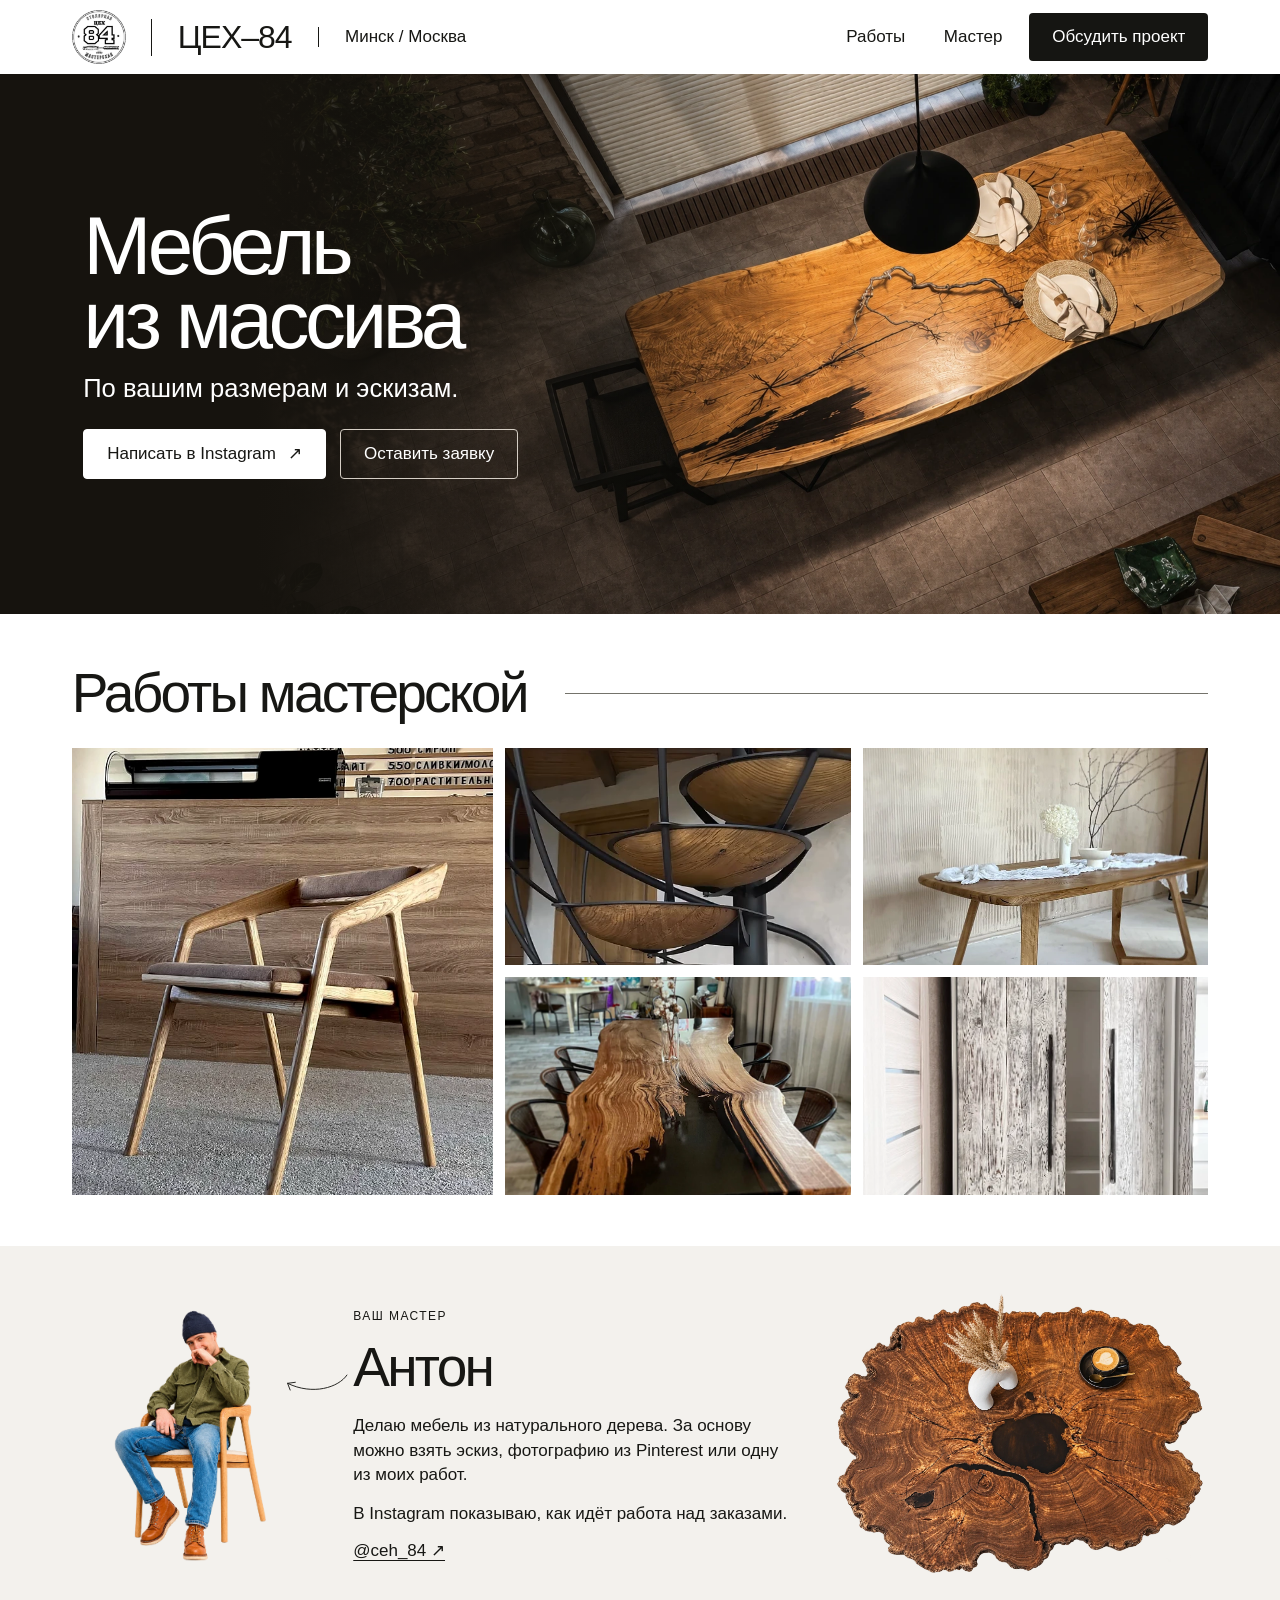
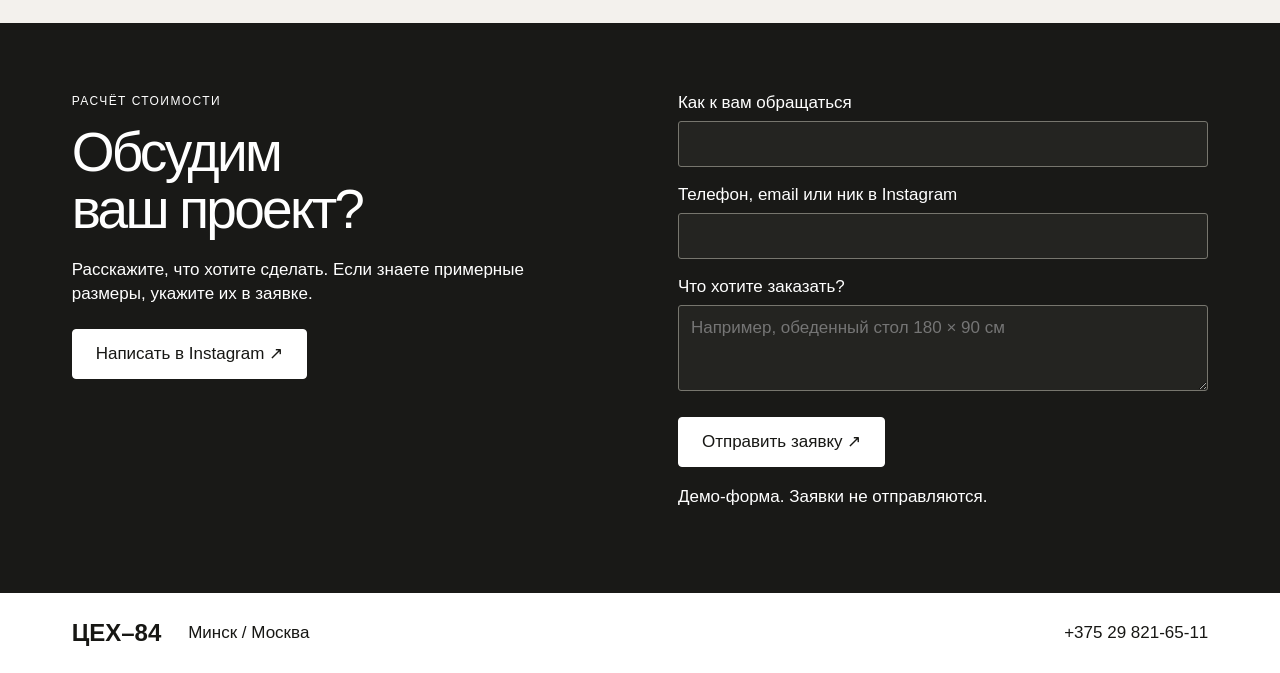
<file: index.html>
<!doctype html>
<html lang="ru"><meta charset="utf-8"><meta name="viewport" content="width=device-width,initial-scale=1"><title>ЦЕХ-84 — мебель из массива на заказ</title><meta name="description" content="Столярная мастерская Антона. Мебель и лестницы по вашим размерам. Минск и Москва."><base href="./public/"><link rel="icon" href="./img/logo.png"><link rel="stylesheet" href="./style.css"><body>
<header><a class="brand" href="#top"><img src="./img/logo.png" alt=""><strong>ЦЕХ–84</strong></a><span class="cities">Минск / Москва</span><nav><a href="#works">Работы</a><a href="#master">Мастер</a></nav><a class="black header-cta" href="#request">Обсудить проект</a></header>
<main id="top"><section class="hero"><div class="hero-photo"></div><div class="hero-copy"><h1>Мебель<br>из массива</h1><p>По вашим размерам и эскизам.</p><div class="actions"><a class="white" href="https://ig.me/m/ceh_84" target="_blank" rel="noopener">Написать в Instagram <span>↗</span></a><a class="outline" href="#request">Оставить заявку</a></div></div></section>
<section id="works" class="section"><h2>Работы мастерской</h2><div id="gallery"></div></section>
<section id="master" class="section master"><img class="master-portrait" src="./img/anton.webp" alt="Антон сидит в деревянном кресле" loading="lazy"><div class="master-name"><p class="small">Ваш мастер</p><h2>Антон</h2><svg class="master-arrow" viewBox="0 0 124 40" fill="none" stroke="currentColor" stroke-width="1.8" stroke-linecap="round" stroke-linejoin="round" aria-hidden="true"><path d="M120 4 C104 28 54 44 5 20 M10 33 L5 20 L20 18"/></svg></div><div class="master-story"><p>Делаю мебель из натурального дерева. За основу можно взять эскиз, фотографию из Pinterest или одну из моих работ.</p><p>В Instagram показываю, как идёт работа над заказами.</p><a href="https://www.instagram.com/ceh_84/" target="_blank" rel="noopener">@ceh_84 ↗</a></div><figure class="master-detail"><img src="./img/slab-cutout.webp" alt="Рисунок годовых колец и естественная кромка журнального стола" loading="lazy"></figure></section>
<section id="request" class="section request"><div><p class="small">Расчёт стоимости</p><h2>Обсудим<br>ваш проект?</h2><p>Расскажите, что хотите сделать. Если знаете примерные размеры, укажите их в заявке.</p><a class="white" href="https://ig.me/m/ceh_84" target="_blank" rel="noopener">Написать в Instagram ↗</a></div><form><label>Как к вам обращаться<input required name="name" autocomplete="name" maxlength="100"></label><label>Телефон, email или ник в Instagram<input required name="contact" maxlength="200"></label><label>Что хотите заказать?<textarea required name="project" rows="3" maxlength="3000" placeholder="Например, обеденный стол 180 × 90 см"></textarea></label><button class="white">Отправить заявку ↗</button><p role="status" id="status">Демо-форма. Заявки не отправляются.</p></form></section></main>
<footer><b>ЦЕХ–84</b><span>Минск / Москва</span><a href="tel:+375298216511">+375 29 821-65-11</a></footer>
<dialog aria-label="Просмотр работы"><button id="close" aria-label="Закрыть">×</button><img id="large" alt=""></dialog><script>const works = [
  ['armchair', 'Кресло с мягким сиденьем'],
  ['spiral-stairs', 'Винтовая лестница'],
  ['table', 'Стол на фигурных опорах'],
  ['river-table', 'Стол-река'],
  ['cabinet', 'Шкаф с фактурными фасадами']
];
const gallery = document.querySelector('#gallery');
const dialog = document.querySelector('dialog');
const large = document.querySelector('#large');

for (const [slug, title] of works) {
  const tile = document.createElement('button');
  const photo = new Image();
  tile.className = 'tile';
  photo.src = './img/' + slug + '.webp';
  photo.alt = title;
  photo.loading = 'lazy';
  tile.append(photo);
  gallery.append(tile);
  tile.onclick = () => {
    large.src = photo.src;
    large.alt = title;
    dialog.showModal();
  };
}
document.querySelector('#close').onclick=()=>dialog.close();
dialog.onclick=e=>{if(e.target===dialog) dialog.close()};
document.querySelector('form').onsubmit = event => { event.preventDefault(); document.querySelector('#status').textContent = 'Демо-форма. Заявки не отправляются.'; };</script></body></html>
</file>
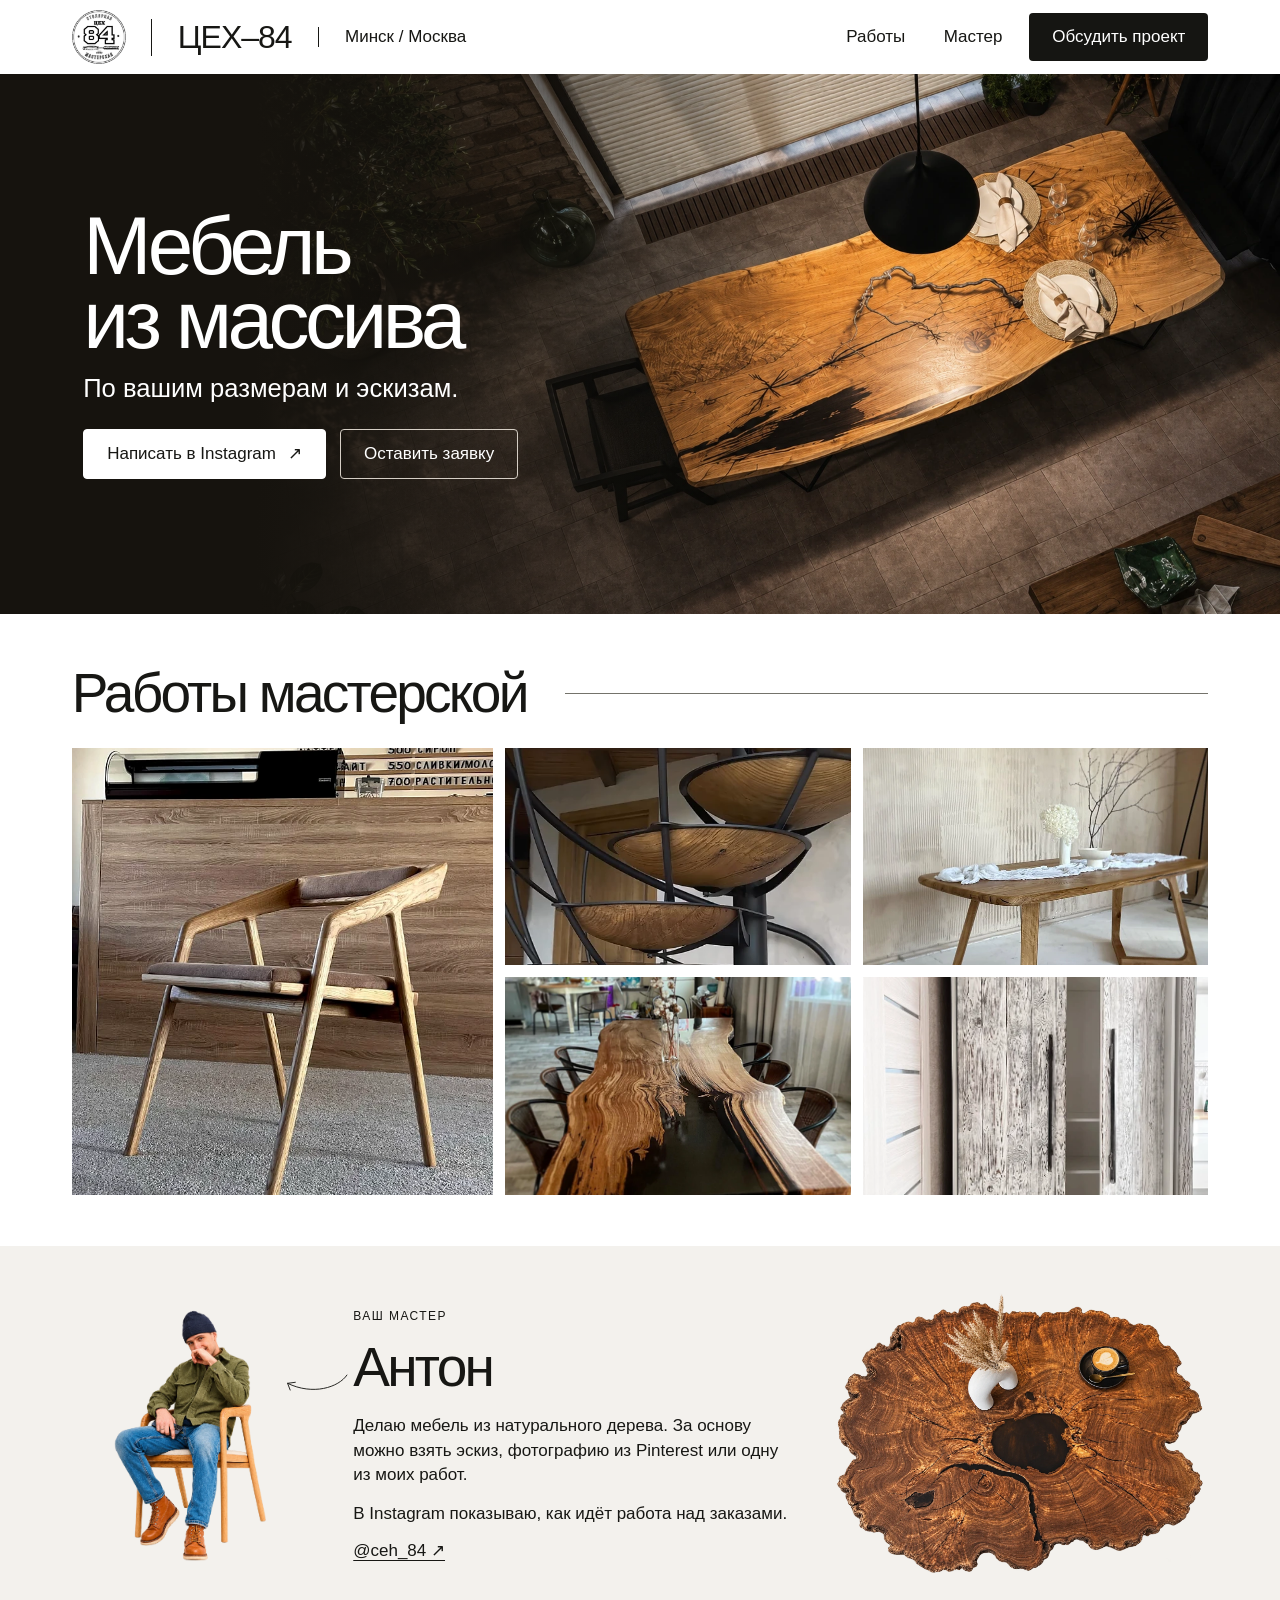
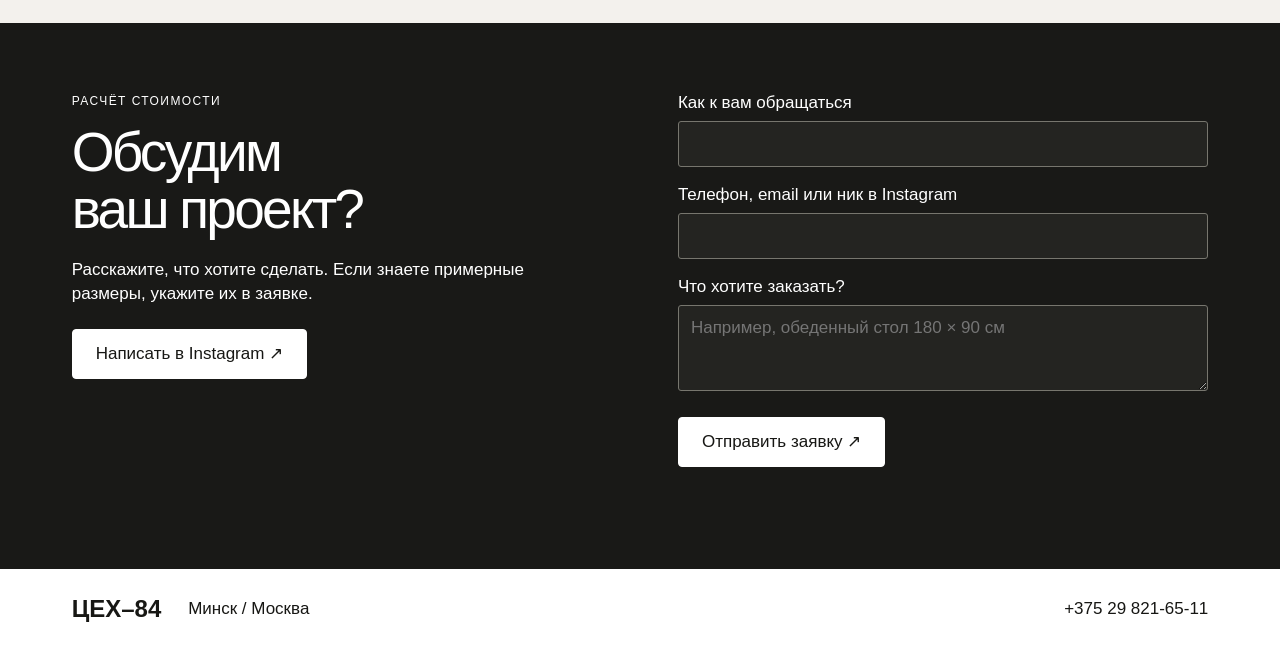
<file: public/index.html>
<!doctype html>
<html lang="ru"><meta charset="utf-8"><meta name="viewport" content="width=device-width,initial-scale=1"><title>ЦЕХ-84 — мебель из массива на заказ</title><meta name="description" content="Столярная мастерская Антона. Мебель и лестницы по вашим размерам. Минск и Москва."><link rel="icon" href="./img/logo.png"><link rel="stylesheet" href="./style.css"><body>
<header><a class="brand" href="#top"><img src="./img/logo.png" alt=""><strong>ЦЕХ–84</strong></a><span class="cities">Минск / Москва</span><nav><a href="#works">Работы</a><a href="#master">Мастер</a></nav><a class="black header-cta" href="#request">Обсудить проект</a></header>
<main id="top"><section class="hero"><div class="hero-photo"></div><div class="hero-copy"><h1>Мебель<br>из массива</h1><p>По вашим размерам и эскизам.</p><div class="actions"><a class="white" href="https://ig.me/m/ceh_84" target="_blank" rel="noopener">Написать в Instagram <span>↗</span></a><a class="outline" href="#request">Оставить заявку</a></div></div></section>
<section id="works" class="section"><h2>Работы мастерской</h2><div id="gallery"></div></section>
<section id="master" class="section master"><img class="master-portrait" src="./img/anton.webp" alt="Антон сидит в деревянном кресле" loading="lazy"><div class="master-name"><p class="small">Ваш мастер</p><h2>Антон</h2><svg class="master-arrow" viewBox="0 0 124 40" fill="none" stroke="currentColor" stroke-width="1.8" stroke-linecap="round" stroke-linejoin="round" aria-hidden="true"><path d="M120 4 C104 28 54 44 5 20 M10 33 L5 20 L20 18"/></svg></div><div class="master-story"><p>Делаю мебель из натурального дерева. За основу можно взять эскиз, фотографию из Pinterest или одну из моих работ.</p><p>В Instagram показываю, как идёт работа над заказами.</p><a href="https://www.instagram.com/ceh_84/" target="_blank" rel="noopener">@ceh_84 ↗</a></div><figure class="master-detail"><img src="./img/slab-cutout.webp" alt="Рисунок годовых колец и естественная кромка журнального стола" loading="lazy"></figure></section>
<section id="request" class="section request"><div><p class="small">Расчёт стоимости</p><h2>Обсудим<br>ваш проект?</h2><p>Расскажите, что хотите сделать. Если знаете примерные размеры, укажите их в заявке.</p><a class="white" href="https://ig.me/m/ceh_84" target="_blank" rel="noopener">Написать в Instagram ↗</a></div><form><label>Как к вам обращаться<input required name="name" autocomplete="name" maxlength="100"></label><label>Телефон, email или ник в Instagram<input required name="contact" maxlength="200"></label><label>Что хотите заказать?<textarea required name="project" rows="3" maxlength="3000" placeholder="Например, обеденный стол 180 × 90 см"></textarea></label><button class="white">Отправить заявку ↗</button><p role="status" id="status"></p></form></section></main>
<footer><b>ЦЕХ–84</b><span>Минск / Москва</span><a href="tel:+375298216511">+375 29 821-65-11</a></footer>
<dialog aria-label="Просмотр работы"><button id="close" aria-label="Закрыть">×</button><img id="large" alt=""></dialog><script src="./app.js" defer></script></body></html>
</file>
<file: public/style.css>
*{box-sizing:border-box}html{scroll-behavior:smooth}body{margin:0;color:#171714;font:17px Arial, Helvetica, sans-serif}a{color:inherit;text-decoration:none}button,input,textarea{font:inherit}button{cursor:pointer}a:focus-visible,button:focus-visible,input:focus-visible,textarea:focus-visible{outline:3px solid #aa793f;outline-offset:4px}header,footer{display:flex;align-items:center;gap:2.1vw;padding:10px 5.6vw}header{min-height:74px}.brand{display:flex;align-items:center;gap:2vw}.brand img{width:54px;height:54px}.brand strong{border-left:1px solid;padding-left:2vw;font-weight:normal;font-size:32px;letter-spacing:-1px}.cities{border-left:1px solid;padding-left:2vw}nav{margin-left:auto;display:flex;gap:3vw}.black,.white,.outline,.more{display:inline-flex;align-items:center;justify-content:center;gap:12px;border-radius:4px;padding:14px 23px;line-height:1.15}.black{background:#151512;color:white}.white{background:#fff;color:#171714;border:1px solid white}.outline{color:white;border:1px solid #d5cec5}.hero{position:relative;isolation:isolate;overflow:hidden;background:#16130e;color:white;min-height:540px;height:clamp(540px,42vw,720px);display:flex;flex-direction:column;justify-content:center}.hero-photo{position:absolute;inset:0 0 0 20%;z-index:-1;background:linear-gradient(90deg,#16130e 0%,rgba(22,19,14,.68) 17%,transparent 54%),url('./img/hero-table.webp') center 40%/cover no-repeat}.hero-copy{padding:0 6.5vw}h1,h2,p{margin:0}h1,h2{font-weight:400}h1{font-size:clamp(68px,6.4vw,105px);line-height:.9;letter-spacing:-.055em}.hero-copy p{font-size:clamp(21px,2vw,32px);margin:18px 0 26px}.actions{display:flex;gap:14px;flex-wrap:wrap}.section{padding:42px 5.6vw 55px}.section h2{font-size:clamp(40px,4.3vw,72px);letter-spacing:-.05em;line-height:1.03}#works h2{display:flex;align-items:center;gap:3vw;margin-bottom:26px}#works h2:after{content:'';background:#74736b;height:1px;flex:1}#gallery{display:grid;grid-template-columns:repeat(3,1fr);gap:30px 16px}.tile{background:transparent;border:0;text-align:left;padding:0;color:inherit}.tile img{display:block;width:100%;aspect-ratio:1.5;object-fit:cover}.tile span{display:block;margin-top:10px;font-size:20px}.more{background:white;border:1px solid #999;margin-top:32px}.master,.request{display:grid;grid-template-columns:.95fr 1fr;gap:8vw;padding-block:70px}.master{background:#f3f1ed}.master p,.request p{line-height:1.45;margin-bottom:14px;max-width:510px}.master a{text-decoration:underline;text-underline-offset:4px}.small{font:12px Arial,sans-serif;text-transform:uppercase;letter-spacing:.12em}.request{background:#191917;color:white}.request h2{margin-bottom:20px}.request .white{margin-top:8px}form{display:grid;align-content:start;gap:18px}label{display:grid;gap:8px}input,textarea{color:white;background:#242421;border:1px solid #77766e;border-radius:3px;padding:12px;width:100%}textarea{resize:vertical}form button{justify-self:start}footer{min-height:80px}footer b{font-size:24px}footer a{margin-left:auto}dialog{background:#f8f7f3;border:0;padding:12px;max-width:92vw}dialog::backdrop{background:#000b}dialog img{display:block;max-width:85vw;max-height:75vh}dialog p{padding:10px 0 0}#close{position:absolute;right:18px;top:18px;border:0;border-radius:100%;background:white;font-size:26px;width:40px;height:40px}.tile:hover span,nav a:hover{text-decoration:underline}.black:hover,.white:hover,.outline:hover,.more:hover{filter:brightness(.9)}[hidden]{display:none!important}
@media(max-width:720px){header{gap:10px;min-height:64px}.brand img{width:39px;height:39px}.brand strong{font-size:24px}.cities,nav{display:none}.header-cta{margin-left:auto;font-size:14px;padding:11px 12px}.hero{height:590px;min-height:0}.hero-photo{inset:0;background:linear-gradient(180deg,#100e0ac9 6%,#100e0a33 48%,#100e0a80),url('./img/hero-table.webp') 70% 50%/cover}.hero-copy{padding:0 6.5vw}h1{font-size:65px}.hero-copy p{font-size:20px}.actions{gap:8px}.actions a{font-size:15px;padding:13px 12px}.section{padding-block:36px}#gallery{grid-template-columns:repeat(2,minmax(0,1fr));gap:20px 10px}.tile:first-child{grid-column:1/-1}.tile img{aspect-ratio:1.18}.tile:first-child img{aspect-ratio:1.65}.tile span{font-size:17px}.master,.request{grid-template-columns:1fr;gap:24px}footer{font-size:14px;flex-wrap:wrap;gap:12px}.request h2 br{display:none}}@media(prefers-reduced-motion:reduce){html{scroll-behavior:auto}}
.master {
  grid-template-columns: clamp(168px, 19vw, 302px) minmax(0, 1fr);
  align-items: center;
  grid-template-areas: "portrait name" "portrait story";
  gap: 18px 3vw;
}
.master-portrait {
  grid-area: portrait;
  display: block;
  width: 100%;
  max-height: 347px;
  object-fit: contain;
}
@media (max-width: 720px) {
  .master { grid-template-columns: minmax(112px, 36%) minmax(0, 1fr); gap: 22px 10px; }
  .master { grid-template-areas: "portrait name" "story story"; }
}
.master-name { position: relative; grid-area: name; align-self: end; }
.master-story { grid-area: story; align-self: start; }
.master-arrow {
  position: absolute;
  top: 74%;
  right: calc(100% + 4px);
  width: clamp(48px, 5vw, 82px);
  pointer-events: none;
}
@media (max-width: 720px) {
  .master-name { align-self: center; }
  .master-arrow { left: -17px; right: auto; top: 100%; width: 68px; }
}

#works { padding-block: clamp(36px, 4vw, 72px); }
#gallery {
  grid-template-columns: 1.22fr 1fr 1fr;
  grid-auto-rows: clamp(180px, 17vw, 286px);
  gap: 12px;
}
#gallery .tile {
  position: relative;
  overflow: hidden;
  background: #292722;
}
#gallery .tile:first-child { grid-row: span 2; grid-column: auto; }
#gallery .tile img { height: 100%; aspect-ratio: auto; }
#gallery .tile span {
  position: absolute;
  inset: auto 0 0;
  color: white;
  background: linear-gradient(transparent, rgba(18,16,12,.85));
  padding: 40px 18px 16px;
  margin: 0;
  font-size: clamp(17px, 1.5vw, 25px);
  line-height: 1.1;
}
#gallery .tile:first-child span { font-size: clamp(24px, 2.4vw, 36px); }
#works .more { display: flex; margin: 24px auto 0; }
.master {
  grid-template-columns: clamp(168px, 19vw, 302px) minmax(0, 1fr) minmax(0,.86fr);
  grid-template-areas: "portrait name detail" "portrait story detail";
  padding-block: clamp(32px, 3vw, 54px);
}
.master-detail { grid-area: detail; margin: 0; position: relative; height: 100%; min-height: 300px; }
.master-detail img { position: absolute; width: 100%; height: 100%; object-fit: contain; object-position: center; }

@media (max-width: 900px) {
  .master { grid-template-columns: minmax(112px, 31%) minmax(0, 1fr); grid-template-areas: "portrait name" "portrait story" "detail detail"; }
  .master-detail { height: 180px; min-height: 0; }
}
@media (max-width: 720px) {
  #gallery { grid-template-columns: repeat(2, minmax(0, 1fr)); grid-auto-rows: clamp(145px, 41vw, 225px); gap: 8px; }
  #gallery .tile:first-child { grid-column: 1/-1; grid-row: span 1; height: auto; }
  #gallery { grid-template-rows: clamp(235px, 65vw, 360px); }
  #gallery .tile span { padding: 36px 11px 11px; }
  .master { grid-template-areas: "portrait name" "story story" "detail detail"; gap: 18px 12px; }
}
</file>
